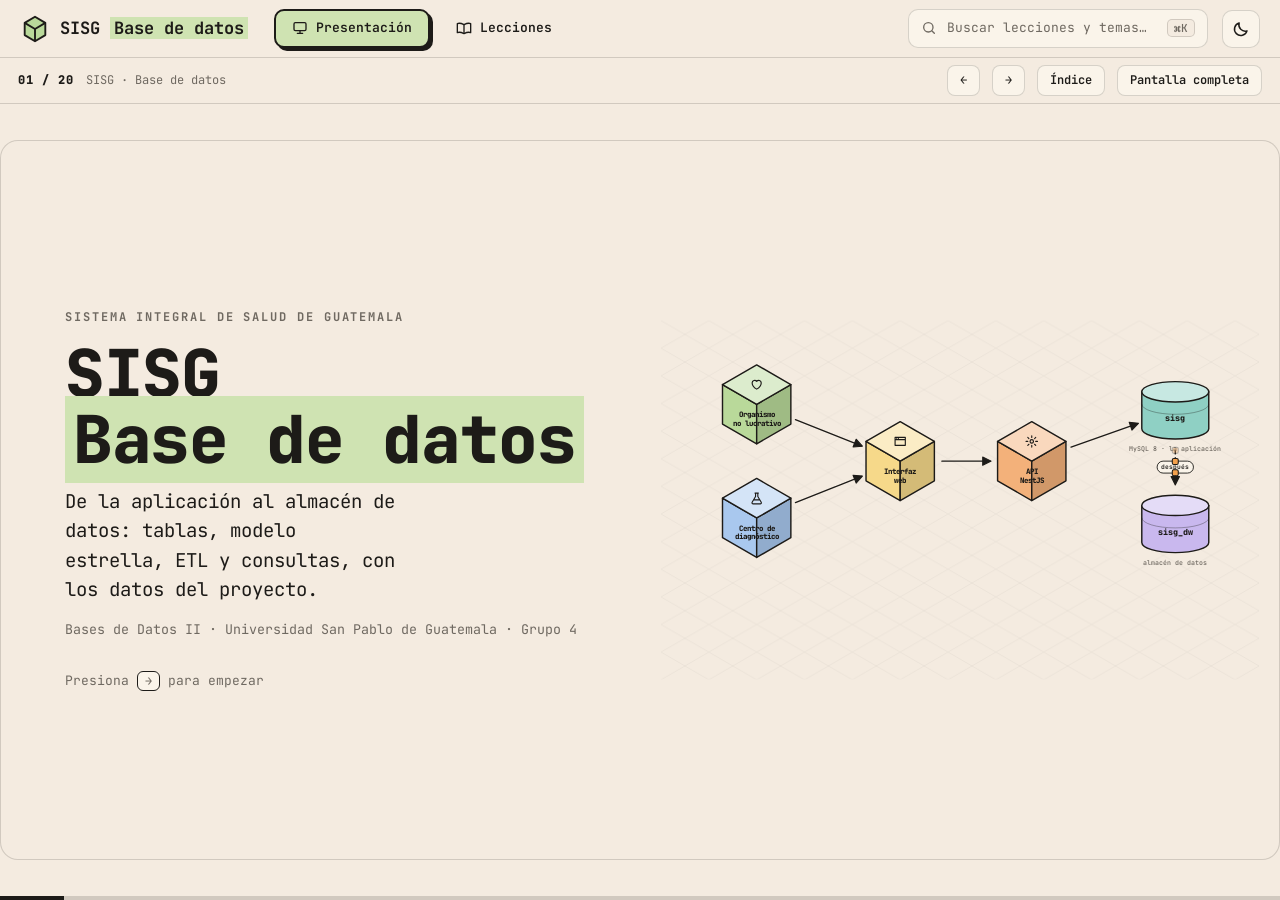
<file: index.html>
<!doctype html>
<html lang="es">
<head>
<meta charset="utf-8">
<meta name="viewport" content="width=device-width, initial-scale=1, viewport-fit=cover">
<title>SISG · Base de datos, paso a paso</title>
<meta name="description" content="Curso interactivo de la base de datos de SISG: de la aplicación al almacén de datos, con ER, ETL, modelo estrella y consultas.">
<link rel="preconnect" href="https://fonts.googleapis.com">
<link rel="preconnect" href="https://fonts.gstatic.com" crossorigin>
<link rel="stylesheet" href="https://fonts.googleapis.com/css2?family=JetBrains+Mono:wght@400;500;600;700;800&display=swap">
<link rel="stylesheet" href="css/style.css">
<link rel="icon" href="data:image/svg+xml,%3Csvg xmlns='http://www.w3.org/2000/svg' viewBox='0 0 32 32'%3E%3Cpath d='M16 3l11 6.5v13L16 29 5 22.5v-13z' fill='%23b9d99a' stroke='%231d1b18' stroke-width='2' stroke-linejoin='round'/%3E%3Cpath d='M5 9.5L16 16l11-6.5M16 16v13' fill='none' stroke='%231d1b18' stroke-width='2' stroke-linejoin='round'/%3E%3C/svg%3E">
</head>
<body>
<div id="app">
  <header class="top">
    <button class="icon-btn" id="b-menu" type="button" aria-label="Abrir el curso"><svg viewBox="0 0 24 24" fill="none" stroke="currentColor" stroke-width="2" stroke-linecap="round"><path d="M4 7h16M4 12h16M4 17h16"/></svg></button>
    <a class="brand" href="#/p/1" aria-label="SISG · Base de datos, inicio">
      <svg viewBox="0 0 32 32" aria-hidden="true"><path d="M16 3l11 6.5v13L16 29 5 22.5v-13z" fill="#b9d99a" stroke="currentColor" stroke-width="2" stroke-linejoin="round"/><path d="M5 9.5L16 16l11-6.5M16 16v13" fill="none" stroke="currentColor" stroke-width="2" stroke-linejoin="round"/></svg>
      <b>SISG <mark>Base de datos</mark></b>
    </a>
    <nav class="tabs" aria-label="Secciones">
      <a class="tab" id="t-presentacion" href="#/p/1"><svg viewBox="0 0 24 24" fill="none" stroke="currentColor" stroke-width="2" stroke-linecap="round" stroke-linejoin="round"><rect x="3" y="4" width="18" height="12" rx="2"/><path d="M12 16v4M8 20h8"/></svg><span>Presentación</span></a>
      <a class="tab" id="t-aprender" href="#/leccion/que-es/1"><svg viewBox="0 0 24 24" fill="none" stroke="currentColor" stroke-width="2" stroke-linecap="round" stroke-linejoin="round"><path d="M2 5.5C4 4.5 7 4.5 12 7c5-2.5 8-2.5 10-1.5V19c-2-1-5-1-10 1.5C7 18 4 18 2 19z"/><path d="M12 7v13"/></svg><span>Lecciones</span></a>
    </nav>
    <span class="grow"></span>
    <button class="search-btn" id="b-search" type="button" aria-label="Buscar lecciones y temas"><svg width="16" height="16" viewBox="0 0 24 24" fill="none" stroke="currentColor" stroke-width="2" stroke-linecap="round"><circle cx="11" cy="11" r="7"/><path d="M20 20l-3.5-3.5"/></svg><span>Buscar lecciones y temas…</span><kbd>⌘K</kbd></button>
    <button class="icon-btn" id="b-theme" type="button" aria-label="Cambiar tema"><svg viewBox="0 0 24 24" fill="none" stroke="currentColor" stroke-width="2" stroke-linecap="round" stroke-linejoin="round"><path d="M20 14.5A8.5 8.5 0 019.5 4 8.5 8.5 0 1020 14.5z"/></svg></button>
  </header>
  <div class="shell" id="shell" hidden></div>
  <div id="deck" hidden></div>
</div>
<div id="sw" role="dialog" aria-modal="true" aria-label="Buscar">
  <div class="sbox"><input id="sq" type="search" placeholder="Buscar: estrella, ETL, trigger, DPI…" aria-label="Buscar" autocomplete="off"><div class="sres" id="sres"></div></div>
</div>
<noscript><p style="padding:24px">Esta página necesita JavaScript.</p></noscript>
<script src="js/content.js"></script>
<script src="data/dw.js"></script>
<script src="js/widgets.js"></script>
<script src="js/deck.js"></script>
<script src="js/engine.js"></script>
</body>
</html>
</file>
<file: css/style.css>
/* SISG-DB · Curso interactivo de la base de datos de SISG.
   Estilo: papel crema, tinta oscura, tipografía monoespaciada, bloques isométricos con borde grueso y sombra dura. */
:root {
  --paper: #f4ebe0;
  --card: #faf4ea;
  --ink: #1d1b18;
  --muted: #6f6961;
  --line: rgba(29, 27, 24, .16);
  --grid: rgba(29, 27, 24, .07);
  --lime: #cfe3b2;
  --lav: #ddd3f2;
  --sky: #d6e6f5;
  --rose: #f6d3cf;
  --sun: #f6e2a8;
  --c-orange: #f3b17a;
  --c-blue: #a9c8ee;
  --c-purple: #c9b8ee;
  --c-green: #b9d99a;
  --c-pink: #f0a4a8;
  --c-teal: #8fd0c4;
  --c-yellow: #f6d98a;
  --shadow: 3px 3px 0 var(--ink);
  --font: "JetBrains Mono", ui-monospace, SFMono-Regular, Menlo, Consolas, monospace;
  color-scheme: light;
}
:root[data-theme="dark"] {
  --paper: #1a1815;
  --card: #23201c;
  --ink: #efe6d8;
  --muted: #a39a8c;
  --line: rgba(239, 230, 216, .18);
  --grid: rgba(239, 230, 216, .06);
  --lime: #4d6035;
  --lav: #3f3860;
  --sky: #2e4560;
  --rose: #61363a;
  --sun: #5e5028;
  --shadow: 3px 3px 0 #000;
  color-scheme: dark;
}
* { box-sizing: border-box; }
[hidden] { display: none !important; }
html, body { height: 100%; }
body {
  margin: 0; background: var(--paper); color: var(--ink);
  font: 400 13px/1.55 var(--font); overflow: hidden;
  padding-left: env(safe-area-inset-left, 0px); padding-right: env(safe-area-inset-right, 0px);
}
button, input { font: inherit; color: inherit; }
button { cursor: pointer; }
a { color: inherit; }
code, .mono { font-family: var(--font); }
:focus-visible { outline: 2px solid var(--ink); outline-offset: 2px; }

#app { height: 100%; display: grid; grid-template-rows: 58px minmax(0, 1fr); }

/* ---------- barra superior ---------- */
.top { display: flex; align-items: center; gap: 14px; padding: 0 20px; border-bottom: 1px solid var(--line); min-width: 0; }
.brand { display: flex; align-items: center; gap: 10px; font-weight: 800; font-size: 17px; text-decoration: none; white-space: nowrap; }
.brand svg { width: 30px; height: 30px; flex: none; }
.brand mark { background: var(--lime); padding: 0 4px; color: inherit; }
.tabs { display: flex; gap: 8px; margin-left: 12px; }
.tab { display: inline-flex; align-items: center; gap: 8px; padding: 7px 16px; border: 2px solid transparent; border-radius: 10px; background: none; font-weight: 600; color: var(--ink); text-decoration: none; }
.tab:hover { background: rgba(29, 27, 24, .06); }
.tab[aria-current="page"] { background: var(--lime); border-color: var(--ink); box-shadow: var(--shadow); }
.tab svg { width: 16px; height: 16px; }
.top .grow { flex: 1; }
.search-btn { display: flex; align-items: center; gap: 10px; width: min(300px, 28vw); padding: 8px 12px; border: 1.5px solid var(--line); border-radius: 10px; background: var(--card); color: var(--muted); text-align: left; }
.search-btn:hover { border-color: var(--ink); }
.search-btn span { flex: 1; overflow: hidden; text-overflow: ellipsis; white-space: nowrap; }
.search-btn kbd, .kbd { font: 500 11px var(--font); padding: 1px 6px; border: 1px solid var(--line); border-radius: 5px; background: var(--paper); color: var(--muted); }
.icon-btn { display: grid; place-items: center; width: 38px; height: 38px; border: 1.5px solid var(--line); border-radius: 10px; background: var(--card); }
.icon-btn:hover { border-color: var(--ink); }
.icon-btn svg { width: 18px; height: 18px; }
#b-menu { display: none; }

/* ---------- estructura ---------- */
.shell { display: grid; grid-template-columns: 262px minmax(0, 1fr) 336px; gap: 14px; padding: 14px; min-height: 0; }
.panel { background: var(--card); border: 1.5px solid var(--line); border-radius: 16px; min-width: 0; min-height: 0; }
.scroll { overflow-y: auto; }

/* ---------- árbol del curso ---------- */
#tree { display: flex; flex-direction: column; padding: 16px 12px 12px; }
.tree-head { display: flex; justify-content: space-between; align-items: center; padding: 0 8px 12px; font-weight: 800; font-size: 15px; }
.tree-head small { font-weight: 400; color: var(--muted); font-size: 11px; }
.tree-body { flex: 1; overflow-y: auto; padding-right: 2px; }
.mod { margin-bottom: 4px; }
.mod > button { width: 100%; display: flex; align-items: center; gap: 10px; padding: 8px; border: 0; background: none; border-radius: 8px; font-weight: 800; font-size: 13.5px; text-align: left; }
.mod > button:hover { background: rgba(29, 27, 24, .05); }
.mod .chev { width: 14px; height: 14px; transition: transform .15s; flex: none; color: var(--muted); }
.mod.open .chev { transform: rotate(90deg); }
.mod .fold { width: 22px; height: 18px; flex: none; }
.mod .cnt { margin-left: auto; font-weight: 400; font-size: 11px; color: var(--muted); }
.mod ul { list-style: none; margin: 2px 0 6px 18px; padding: 0 0 0 12px; border-left: 1.5px solid var(--line); display: none; }
.mod.open ul { display: block; }
.lsn { display: flex; align-items: flex-start; gap: 8px; width: 100%; padding: 6px 8px; margin: 1px 0; border: 2px solid transparent; border-radius: 9px; background: none; text-align: left; text-decoration: none; color: inherit; font-size: 12.5px; }
.lsn:hover { background: rgba(29, 27, 24, .05); }
.lsn svg { width: 15px; height: 15px; flex: none; margin-top: 2px; color: var(--muted); }
.lsn.done svg { color: #3b7a2a; }
.lsn[aria-current="page"] { background: var(--lime); border-color: var(--ink); box-shadow: 2px 2px 0 var(--ink); font-weight: 700; }
.lsn[aria-current="page"] svg { color: var(--ink); }
.prog { margin-top: 10px; padding: 12px; border: 1.5px solid var(--line); border-radius: 12px; }
.prog .row { display: flex; justify-content: space-between; font-weight: 800; letter-spacing: .06em; font-size: 12px; }
.prog .bar { height: 7px; margin-top: 8px; border-radius: 99px; background: var(--line); overflow: hidden; }
.prog .bar i { display: block; height: 100%; background: var(--ink); width: 0; transition: width .3s; }
.credit { margin-top: 8px; font-size: 10.5px; color: var(--muted); padding: 0 4px; }

/* ---------- lección ---------- */
#main { padding: 20px 20px 16px; display: flex; flex-direction: column; gap: 14px; overflow-y: auto; }
.crumb { color: var(--muted); font-size: 12px; }
.crumb b { font-weight: 500; color: var(--ink); }
.title-row { display: flex; align-items: center; gap: 14px; flex-wrap: wrap; }
h1.lt { margin: 0; font-size: 30px; line-height: 1.1; font-weight: 800; letter-spacing: -.01em; }
.chips { display: flex; gap: 8px; margin-left: auto; flex-wrap: wrap; }
.chip { display: inline-flex; align-items: center; gap: 6px; padding: 3px 11px; border: 1.5px solid var(--ink); border-radius: 99px; font-size: 11.5px; font-weight: 600; background: var(--sun); box-shadow: 2px 2px 0 var(--ink); white-space: nowrap; }
.chip.lv { background: var(--lime); } .chip.st { background: var(--lav); }
.chip svg { width: 13px; height: 13px; }
.sub { margin: -6px 0 0; color: var(--muted); }

#main > * { flex-shrink: 0; }
.stage { position: relative; border: 1.5px solid var(--line); border-radius: 16px; background: #f1e7d9; padding: 10px; overflow: hidden; }
:root[data-theme="dark"] .stage { background: #1e1b17; }
.stats { display: flex; gap: 8px; align-items: stretch; flex-wrap: wrap; position: relative; z-index: 2; }
.stat { flex: 1 1 140px; min-width: 0; padding: 6px 10px 7px; border: 1.5px solid var(--line); border-left: 3px solid var(--ink); border-radius: 8px; background: var(--card); }
.stat small { display: block; font-size: 9.5px; line-height: 1.2; letter-spacing: .08em; text-transform: uppercase; color: var(--muted); min-height: 2.4em; }
.stat b { display: block; font-size: 16px; font-weight: 800; white-space: nowrap; overflow: hidden; text-overflow: ellipsis; }
.stat.pulse b { animation: pulse .6s; }
@keyframes pulse { 0% { background: var(--sun); } 100% { background: transparent; } }
.ctl { display: flex; gap: 8px; align-items: center; }
.btn { display: inline-flex; align-items: center; gap: 7px; padding: 7px 13px; border: 1.5px solid var(--ink); border-radius: 8px; background: var(--card); font-weight: 600; font-size: 12px; }
.btn:hover:not(:disabled) { background: var(--lime); }
.btn:disabled { opacity: .4; cursor: default; }
.btn svg { width: 14px; height: 14px; }
.btn.go { background: var(--lime); box-shadow: var(--shadow); }
.btn.go:hover:not(:disabled) { background: #bfd89b; }

#scene { width: 100%; height: auto; display: block; margin-top: 4px; aspect-ratio: 1000 / 600; }
.nd { transition: opacity .45s ease, transform .45s cubic-bezier(.2, .9, .3, 1.2); transform-box: fill-box; transform-origin: center; }
.nd.off { opacity: 0; transform: scale(.82); pointer-events: none; }
.nd.dim { opacity: .28; }
.ed { transition: opacity .45s ease; }
.ed.off { opacity: 0; }
.ed.dim { opacity: .18; }
.nd .halo { opacity: 0; transition: opacity .3s; }
.nd.focus .halo { opacity: 1; }
.nd.focus .halo { animation: halo 1.6s ease-in-out infinite; }
@keyframes halo { 50% { opacity: .35; } }
.paused .nd .halo, .paused .nd.focus .halo { animation-play-state: paused; }
.note { position: absolute; z-index: 3; max-width: min(340px, 52%); padding: 10px 12px; border: 2px solid var(--ink); border-radius: 10px; background: var(--card); box-shadow: var(--shadow); font-size: 11.5px; line-height: 1.55; transition: opacity .35s, transform .35s; }
.note.off { opacity: 0; transform: translateY(8px); pointer-events: none; }
.note.br { right: 16px; bottom: 14px; } .note.bl { left: 16px; bottom: 14px; } .note.tr { right: 16px; top: 74px; } .note.tl { left: 16px; top: 74px; }
.note h6 { margin: 0 0 6px; font-size: 10.5px; letter-spacing: .1em; text-transform: uppercase; display: flex; gap: 6px; align-items: center; }
.note div { display: flex; gap: 8px; } .note div b { flex: none; min-width: 3.4em; }
.note div i { font-style: normal; color: var(--muted); }
.note .bad { color: #b3392f; font-weight: 700; } .note .good { color: #2f6e1f; font-weight: 700; }
.legend { display: flex; gap: 16px; flex-wrap: wrap; padding: 6px 4px 0; font-size: 11px; color: var(--muted); }
.legend i { display: inline-block; width: 9px; height: 9px; border-radius: 3px; border: 1.5px solid var(--ink); margin-right: 6px; vertical-align: -1px; }

.stepper { padding: 12px 16px 10px; border: 1.5px solid var(--line); border-radius: 16px; background: var(--card); }
.stepper h5 { margin: 0 0 10px; display: flex; justify-content: space-between; font-size: 12px; letter-spacing: .06em; text-transform: uppercase; }
.stepper h5 span { color: var(--muted); text-transform: none; letter-spacing: 0; font-weight: 400; }
.steps { display: flex; position: relative; overflow-x: auto; padding-bottom: 4px; }
.sp { flex: 1 0 74px; display: flex; flex-direction: column; align-items: center; gap: 6px; background: none; border: 0; padding: 0 2px; position: relative; font-size: 10.5px; color: var(--muted); text-align: center; line-height: 1.25; }
.sp::before { content: ""; position: absolute; top: 13px; left: -50%; width: 100%; height: 2px; background: var(--ink); z-index: 0; }
.sp:first-child::before { display: none; }
.sp .dot { position: relative; z-index: 1; display: grid; place-items: center; width: 28px; height: 28px; border: 1.5px solid var(--ink); border-radius: 50%; background: var(--card); font-weight: 700; font-size: 11px; color: var(--ink); transition: .2s; }
.sp .dot svg { width: 14px; height: 14px; }
.sp.done .dot { background: var(--lime); }
.sp[aria-current="step"] .dot { background: var(--lime); box-shadow: var(--shadow); transform: scale(1.12); }
.sp[aria-current="step"] { color: var(--ink); font-weight: 700; }
.sp:hover .dot { background: var(--lime); }

/* ---------- panel derecho ---------- */
#side { display: flex; flex-direction: column; gap: 14px; min-height: 0; background: none; border: 0; }
.stepcard { padding: 18px 18px 14px; display: flex; flex-direction: column; gap: 12px; flex: 1 1 auto; min-height: 0; overflow-y: auto; }
.meta { display: flex; justify-content: space-between; align-items: center; font-size: 11.5px; letter-spacing: .06em; text-transform: uppercase; color: var(--muted); }
.tag { padding: 2px 11px; border: 1.5px solid var(--ink); border-radius: 99px; font-size: 11px; font-weight: 700; color: var(--ink); }
.tag.PROBLEMA, .tag.CUIDADO { background: var(--rose); } .tag.IDEA { background: var(--lav); } .tag.SOLUCION { background: var(--lime); }
.tag.COMPROMISO { background: var(--sun); } .tag.RESUMEN { background: var(--sky); } .tag.CASO { background: var(--rose); }
.stepcard h2 { margin: 0; font-size: 19px; line-height: 1.25; font-weight: 800; }
.stepcard p { margin: 0; }
.stepcard code, .nt code, table code { padding: 0 5px; border-radius: 5px; background: rgba(29, 27, 24, .09); font-size: .95em; }
.call { display: flex; gap: 10px; padding: 11px 12px; border-radius: 10px; border: 1.5px solid var(--line); background: var(--lav); }
.call.warn { background: var(--rose); } .call.info { background: var(--sky); } .call.ok { background: var(--lime); }
.call svg { width: 22px; height: 22px; flex: none; margin-top: 2px; }
.call b { display: block; font-size: 10px; letter-spacing: .1em; text-transform: uppercase; margin-bottom: 2px; }
.chg b.h { display: block; margin-bottom: 4px; font-size: 10px; letter-spacing: .1em; text-transform: uppercase; color: var(--muted); }
.chg ul { list-style: none; margin: 0; padding: 0; display: flex; flex-direction: column; gap: 3px; }
.chg li { display: flex; gap: 8px; }
.chg s { text-decoration: none; font-weight: 800; width: 12px; flex: none; text-align: center; }
.chg s.p { color: #2f6e1f; } .chg s.m { color: #b3392f; } .chg s.t { color: #8a6410; }
.nav { display: flex; gap: 8px; margin-top: auto; padding-top: 6px; }
.nav .btn { flex: 1; justify-content: center; min-width: 0; }
.nav .btn.go { text-align: left; justify-content: space-between; font-size: 11px; }
.nav .btn.go span { overflow: hidden; display: -webkit-box; -webkit-line-clamp: 2; -webkit-box-orient: vertical; }
.keys { display: flex; gap: 8px; justify-content: center; font-size: 10.5px; color: var(--muted); padding-top: 2px; flex-wrap: wrap; }
.learn { padding: 14px 18px 16px; flex: none; }
.learn h4 { margin: 0 0 10px; font-size: 11px; letter-spacing: .12em; text-transform: uppercase; }
.learn ul { list-style: none; margin: 0; padding: 0; display: flex; flex-direction: column; gap: 8px; }
.learn li { display: flex; gap: 10px; font-size: 12px; line-height: 1.4; }
.learn .bx { flex: none; width: 17px; height: 17px; margin-top: 1px; border: 1.5px solid var(--ink); border-radius: 4px; display: grid; place-items: center; background: var(--card); }
.learn li.on .bx { background: var(--lime); }
.learn .bx svg { width: 12px; height: 12px; opacity: 0; } .learn li.on .bx svg { opacity: 1; }

/* ---------- Práctica y Chuletas ---------- */
.page { grid-column: 1 / -1; padding: 24px 28px 32px; overflow-y: auto; }
.page h1 { margin: 0 0 4px; font-size: 28px; font-weight: 800; }
.page > p { margin: 0 0 18px; color: var(--muted); max-width: 70ch; }
.filters { display: flex; gap: 8px; flex-wrap: wrap; margin-bottom: 18px; }
.filters button { padding: 5px 13px; border: 1.5px solid var(--line); border-radius: 99px; background: var(--card); font-size: 12px; font-weight: 600; }
.filters button[aria-pressed="true"] { background: var(--lime); border-color: var(--ink); box-shadow: 2px 2px 0 var(--ink); }
.qgrid { display: grid; grid-template-columns: repeat(auto-fill, minmax(340px, 1fr)); gap: 14px; }
.q { padding: 16px; border: 1.5px solid var(--line); border-radius: 14px; background: var(--card); display: flex; flex-direction: column; gap: 10px; }
.q.known { border-color: var(--ink); }
.q h3 { margin: 0; font-size: 14px; line-height: 1.35; }
.q .t { font-size: 10.5px; letter-spacing: .1em; text-transform: uppercase; color: var(--muted); }
.q .ans { padding: 10px 12px; border-radius: 10px; background: var(--sky); border: 1.5px solid var(--line); }
.q .acts { display: flex; gap: 8px; margin-top: auto; flex-wrap: wrap; }
.cheats { display: grid; grid-template-columns: repeat(auto-fill, minmax(420px, 1fr)); gap: 14px; align-items: start; }
.cheat { padding: 16px; border: 1.5px solid var(--line); border-radius: 14px; background: var(--card); min-width: 0; }
.cheat h3 { margin: 0 0 4px; font-size: 15px; } .cheat > p { margin: 0 0 10px; color: var(--muted); }
.cheat pre { margin: 8px 0; padding: 38px 12px 12px; overflow-x: auto; border: 1.5px solid var(--ink); border-radius: 10px; background: var(--ink); color: var(--paper); font: 400 12px/1.6 var(--font); position: relative; }
.cheat table { width: 100%; border-collapse: collapse; font-size: 12px; margin-top: 6px; }
.cheat th { text-align: left; padding: 5px 6px; font-size: 10.5px; letter-spacing: .08em; text-transform: uppercase; color: var(--muted); border-bottom: 1.5px solid var(--ink); }
.cheat td { padding: 6px; border-bottom: 1px solid var(--line); vertical-align: top; }
.copy { position: absolute; top: 6px; right: 6px; padding: 2px 9px; border: 1px solid var(--paper); border-radius: 6px; background: none; color: var(--paper); font-size: 11px; }
.copy:hover { background: var(--paper); color: var(--ink); }

/* ---------- búsqueda ---------- */
#sw { position: fixed; inset: 0; z-index: 60; display: none; place-items: start center; padding: 11vh 16px 16px; background: rgba(29, 27, 24, .45); }
#sw.on { display: grid; }
.sbox { width: min(620px, 100%); max-height: 70vh; display: flex; flex-direction: column; border: 2px solid var(--ink); border-radius: 14px; background: var(--card); box-shadow: 5px 5px 0 var(--ink); }
.sbox input { margin: 12px; padding: 11px 14px; border: 1.5px solid var(--ink); border-radius: 10px; background: var(--paper); }
.sres { overflow-y: auto; padding: 0 12px 12px; }
.sres button { display: block; width: 100%; padding: 8px 10px; border: 0; border-radius: 8px; background: none; text-align: left; }
.sres button:hover, .sres button.sel { background: var(--lime); }
.sres small { display: block; color: var(--muted); font-size: 11px; }
.sempty { padding: 14px; color: var(--muted); }

/* ---------- pantallas angostas ---------- */
@media (max-width: 1260px) { .shell { grid-template-columns: 236px minmax(0, 1fr) 310px; } .tab span { display: none; } }
@media (max-width: 1060px) {
  body { overflow: auto; }
  #app { height: auto; min-height: 100%; }
  .shell { grid-template-columns: minmax(0, 1fr); padding: 10px max(10px, env(safe-area-inset-left, 0px)); }
  #tree { display: none; max-height: 60vh; } #tree.open { display: flex; }
  #b-menu { display: grid; }
  #main { overflow: visible; padding: 14px; } .stepcard { overflow: visible; }
  .search-btn { width: 40px; padding: 0; justify-content: center; } .search-btn span, .search-btn kbd { display: none; }
  .top { padding: 0 12px; gap: 8px; } .brand b { display: none; } .tabs { margin-left: 0; }
  .note { position: static; max-width: none; margin-top: 8px; }
  .chips { margin-left: 0; } h1.lt { font-size: 24px; }
  .page { padding: 16px; } .cheats { grid-template-columns: minmax(0, 1fr); } .qgrid { grid-template-columns: minmax(0, 1fr); }
}
@media (prefers-reduced-motion: reduce) { * { animation: none !important; transition: none !important; } }

/* ---------- ajustes de notas y controles ---------- */
.stats .ctl { margin-left: auto; }
.stat { flex: 1 1 118px; }
.note.mc { left: 50%; top: 50%; translate: -50% -50%; }
.note.bc { left: 50%; bottom: 14px; translate: -50% 0; }
.note.wide { width: max-content; max-width: min(640px, 92%); }
.note.mc.off { transform: scale(.96); }
.note div i { color: var(--ink); opacity: .78; }
@media (max-width: 1060px) { .note.mc, .note.bc { translate: none; } }

/* =====================================================================
   PRESENTACIÓN
   ===================================================================== */
#deck { display: flex; flex-direction: column; min-height: 0; background: var(--paper); }
body.deck-on { overflow: hidden; }
body.dk-full .top { display: none; }
body.dk-full #app { grid-template-rows: minmax(0, 1fr); }
.dk-top { display: flex; align-items: center; gap: 12px; padding: 7px 18px; border-bottom: 1px solid var(--line); font-size: 12px; }
.dk-top .grow { flex: 1; }
.dk-count { font-weight: 800; letter-spacing: .08em; }
.dk-name { color: var(--muted); white-space: nowrap; overflow: hidden; text-overflow: ellipsis; max-width: 40vw; }
.dk-top button { padding: 5px 12px; border: 1.5px solid var(--line); border-radius: 8px; background: var(--card); font-size: 12px; font-weight: 600; }
.dk-top button:hover { border-color: var(--ink); background: var(--lime); }
.dk-view { position: relative; flex: 1; min-height: 0; overflow: hidden; }
.dk-slide { position: absolute; left: 50%; top: 50%; width: 1280px; height: 720px; transform-origin: center; background: var(--paper); border: 1.5px solid var(--line); border-radius: 18px; overflow: hidden; font-size: 16px; }
.dk-bar { height: 4px; background: var(--line); } .dk-bar i { display: block; height: 100%; width: 0; background: var(--ink); transition: width .35s; }
#dk-index { position: absolute; right: 14px; top: 96px; z-index: 20; width: 340px; max-height: 70vh; overflow-y: auto; padding: 12px; border: 2px solid var(--ink); border-radius: 12px; background: var(--card); box-shadow: 5px 5px 0 var(--ink); }
#dk-index h3 { margin: 2px 6px 8px; font-size: 11px; letter-spacing: .12em; text-transform: uppercase; color: var(--muted); }
#dk-index button { display: flex; gap: 10px; width: 100%; padding: 6px 8px; border: 0; border-radius: 7px; background: none; text-align: left; font-size: 12.5px; }
#dk-index button:hover, #dk-index button[aria-current="true"] { background: var(--lime); }
#dk-index i { font-style: normal; color: var(--muted); font-weight: 700; }

.sl-head { position: absolute; left: 48px; right: 48px; top: 24px; display: flex; flex-direction: column; gap: 8px; }
.kick { align-self: flex-start; padding: 2px 11px; border: 1.5px solid var(--ink); border-radius: 99px; background: var(--c, var(--sun)); font-size: 11px; font-weight: 700; letter-spacing: .08em; text-transform: uppercase; color: #1d1b18; }
.sl-head h1 { margin: 0; font-size: 34px; line-height: 1.1; font-weight: 800; letter-spacing: -.01em; }
.sl-body { position: absolute; left: 48px; right: 48px; top: 100px; bottom: 34px; display: flex; min-height: 0; }
.is-cover .sl-body { left: 0; right: 0; top: 0; bottom: 0; }
.sl-dots { position: absolute; right: 48px; bottom: 12px; display: flex; gap: 6px; }
.sl-dots i { width: 8px; height: 8px; border: 1.5px solid var(--ink); border-radius: 50%; } .sl-dots i.on { background: var(--ink); }
.sv { display: block; width: 100%; height: 100%; }
kbd { font: 600 12px var(--font); padding: 1px 7px; border: 1.5px solid var(--ink); border-radius: 6px; background: var(--card); }
:root { --c-orange: #f3b17a; --c-blue: #a9c8ee; --c-purple: #c9b8ee; --c-green: #b9d99a; --c-pink: #f0a4a8; --c-teal: #8fd0c4; --c-yellow: #f6d98a; }

/* tablas y gráficas */
.dt { width: 100%; border-collapse: collapse; font-size: 12.5px; }
.dt th { position: sticky; top: 0; padding: 6px 9px; text-align: left; font-size: 10.5px; letter-spacing: .06em; text-transform: uppercase; color: var(--muted); background: var(--card); border-bottom: 2px solid var(--ink); white-space: nowrap; }
.dt td { padding: 5px 9px; border-bottom: 1px solid var(--line); white-space: nowrap; max-width: 260px; overflow: hidden; text-overflow: ellipsis; }
.dt tr:nth-child(even) td { background: rgba(29, 27, 24, .035); }
.dt td.n { text-align: right; font-variant-numeric: tabular-nums; } .dt th.hl, .dt td.hl { background: var(--sun); color: #1d1b18; font-weight: 700; } .dt td.nul { color: var(--muted); font-style: italic; }
.dt tr.pick td { outline: 2px solid var(--ink); }
.badge { display: inline-block; padding: 1px 10px; border: 1.5px solid var(--ink); border-radius: 99px; background: var(--sun); color: #1d1b18; font-size: 11px; font-weight: 700; white-space: nowrap; }
.badge.ok { background: var(--lime); } .badge.n { background: var(--sky); }
.hb { display: flex; flex-direction: column; gap: 5px; }
.hbr { display: grid; grid-template-columns: 210px 1fr auto; gap: 10px; align-items: center; font-size: 12px; }
.hbr .hl { overflow: hidden; text-overflow: ellipsis; white-space: nowrap; }
.hbt { height: 14px; border: 1.5px solid var(--ink); border-radius: 4px; background: var(--card); overflow: hidden; } .hbt i { display: block; height: 100%; width: 0; background: var(--c-orange); animation: grow .7s ease-out forwards; }
.hbr.top .hbt i { background: var(--c-green); } .hbr b { font-variant-numeric: tabular-nums; font-size: 11.5px; }
@keyframes grow { from { transform: scaleX(0); } to { transform: none; } } .hbt i { transform-origin: left; }
.vb { display: flex; align-items: stretch; gap: 3px; height: 130px; padding-bottom: 14px; border-bottom: 2px solid var(--ink); } .vbc { flex: 1; min-width: 0; position: relative; }
.vbm { position: absolute; inset: 0 0 0 0; } .vbm i { position: absolute; left: 12%; right: 12%; background: var(--c-blue); border: 1.5px solid var(--ink); border-radius: 3px 3px 0 0; animation: rise .6s ease-out; transform-origin: bottom; } .vbm i.dn { background: var(--c-pink); border-radius: 0 0 3px 3px; transform-origin: top; }
.vbc small { position: absolute; left: 50%; bottom: -16px; translate: -50% 0; font-size: 9px; color: var(--muted); white-space: nowrap; }
@keyframes rise { from { transform: scaleY(0); } to { transform: none; } }
.mini { margin-top: 12px; padding: 10px; border: 1.5px solid var(--line); border-radius: 10px; background: var(--card); overflow: hidden; } .mini b { display: block; font-size: 10px; letter-spacing: .1em; text-transform: uppercase; margin-bottom: 4px; }
.drawer-t { overflow: auto; border: 1.5px solid var(--ink); border-radius: 10px; background: var(--card); max-height: 330px; } .drawer-t.big { max-height: 400px; }
.cnt { margin: 2px 0 8px; } .cnt b { font-size: 28px; }
small { color: var(--muted); }

/* portada */
.cv { display: grid; grid-template-columns: 640px 1fr; height: 100%; align-items: center; }
.cv-t { padding: 0 0 0 64px; display: flex; flex-direction: column; gap: 14px; }
.cv-k { font-size: 12px; letter-spacing: .16em; text-transform: uppercase; color: var(--muted); font-weight: 700; }
.cv h1 { margin: 0; font-size: 66px; line-height: 1; letter-spacing: -.02em; font-weight: 800; } .cv mark { background: var(--lime); color: inherit; padding: 0 8px; }
.cv p { margin: 0; font-size: 19px; max-width: 30ch; } .cv-hint { margin-top: 18px; color: var(--muted); font-size: 13px; }
.cv-s { padding: 20px; }

/* reproductor de lección */
.pl { display: grid; grid-template-columns: 410px minmax(0, 1fr); gap: 24px; width: 100%; min-height: 0; }
.pl-cap { display: flex; flex-direction: column; gap: 12px; overflow-y: auto; padding-right: 4px; font-size: 15.5px; line-height: 1.55; }
.pl-cap h2 { margin: 0; font-size: 23px; line-height: 1.2; } .pl-cap p { margin: 0; }
.pl-cap code, .qx code, .qa code { padding: 0 5px; border-radius: 5px; background: rgba(29, 27, 24, .09); font-size: .93em; }
.pl-stage { position: relative; min-height: 0; border: 1.5px solid var(--line); border-radius: 16px; background: #f1e7d9; padding: 8px; overflow: hidden; }
:root[data-theme="dark"] .pl-stage { background: #1e1b17; }
.pl-cap .tag { align-self: flex-start; }

/* ruta */
.route { display: flex; align-items: stretch; gap: 8px; width: 100%; height: 330px; align-self: flex-start; margin-top: 10px; }
.rt { flex: 1; display: flex; flex-direction: column; gap: 8px; padding: 18px 14px; text-align: left; border: 2px solid var(--line); border-radius: 14px; background: var(--card); opacity: .45; transition: .35s; }
.rt.on { opacity: 1; border-color: var(--ink); box-shadow: 4px 4px 0 var(--ink); background: var(--c); color: #1d1b18; }
.rt-n { display: grid; place-items: center; width: 30px; height: 30px; border: 1.5px solid var(--ink); border-radius: 50%; background: var(--card); color: var(--ink); font-weight: 800; }
.rt b { font-size: 19px; } .rt code { font-size: 12px; } .rt em { font-style: normal; font-weight: 700; margin-top: auto; } .rt small { color: inherit; opacity: .8; }
.rt-ar { align-self: center; font-size: 24px; color: var(--muted); }
.route-dot { position: absolute; left: 0; right: 0; top: 420px; height: 8px; border: 1.5px solid var(--ink); border-radius: 99px; overflow: hidden; background: var(--card); } .route-dot i { display: block; height: 100%; width: 0; background: var(--c-green); transition: width .5s; }
.route-note { position: absolute; left: 0; top: 450px; color: var(--muted); }

/* dos bases */
.two { display: grid; grid-template-columns: 1fr 90px 1fr; gap: 18px; align-items: center; width: 100%; height: 420px; align-self: flex-start; }
.tw { height: 100%; padding: 24px; border: 2px solid var(--ink); border-radius: 16px; background: var(--card); box-shadow: 5px 5px 0 var(--ink); display: flex; flex-direction: column; gap: 12px; border-top: 14px solid var(--c); }
.tw-t { font-size: 11px; letter-spacing: .14em; text-transform: uppercase; color: var(--muted); font-weight: 700; } .tw h2 { margin: 0; font-size: 34px; } .tw p { margin: 0; } .tw ul { list-style: none; margin: 0; padding: 0; display: flex; flex-direction: column; gap: 8px; font-size: 16px; } .tw li b { font-size: 26px; margin-right: 8px; } .tw small { margin-top: auto; }
.tw-ar { text-align: center; font-size: 34px; color: var(--muted); } .tw-ar span { display: block; font-size: 12px; font-weight: 800; letter-spacing: .1em; }
.why { position: absolute; left: 0; right: 0; bottom: 0; padding: 12px 16px; border: 1.5px solid var(--line); border-radius: 12px; background: var(--sky); font-size: 14px; }

/* ER */
.er { position: relative; width: 100%; } .er-hint { position: absolute; right: 0; bottom: -4px; padding: 3px 12px; border: 1.5px solid var(--ink); border-radius: 99px; background: var(--sun); color: #1d1b18; font-size: 11.5px; font-weight: 700; animation: bob 2.2s ease-in-out infinite; } @keyframes bob { 50% { transform: translateY(-3px); } }
.er .nd { cursor: pointer; }
.drawer { position: absolute; right: 0; top: 0; bottom: 0; width: 520px; z-index: 5; padding: 16px 18px; overflow: auto; border: 2px solid var(--ink); border-radius: 14px; background: var(--paper); box-shadow: -6px 6px 0 var(--ink); animation: slide .25s ease-out; }
@keyframes slide { from { transform: translateX(30px); opacity: 0; } to { transform: none; opacity: 1; } }
.drawer.left { right: auto; left: 0; box-shadow: 6px 6px 0 var(--ink); animation-name: slideL; } @keyframes slideL { from { transform: translateX(-30px); opacity: 0; } to { transform: none; opacity: 1; } }
.drawer header { display: flex; align-items: center; gap: 10px; } .drawer h3 { margin: 0; font-size: 22px; } .drawer header button { margin-left: auto; border: 1.5px solid var(--ink); border-radius: 8px; background: var(--card); padding: 2px 9px; }
.drawer p { margin: 8px 0 10px; } .empty { padding: 18px; border: 1.5px dashed var(--line); border-radius: 10px; color: var(--muted); }

/* estrella */
.star { display: grid; grid-template-columns: minmax(0, 1fr) 450px; gap: 22px; width: 100%; }
.star-l { position: relative; display: flex; flex-direction: column; min-height: 0; } .star-l .sv { flex: 1; min-height: 0; } .star-h { position: absolute; left: 0; bottom: -6px; margin: 0; font-size: 12px; color: var(--muted); }
.seg { display: flex; gap: 8px; margin-bottom: 4px; } .seg button { padding: 6px 16px; border: 1.5px solid var(--line); border-radius: 99px; background: var(--card); font-weight: 700; font-size: 12.5px; }
.seg button[aria-selected="true"] { background: var(--lime); border-color: var(--ink); box-shadow: 2px 2px 0 var(--ink); } .seg .tour { margin-left: auto; background: var(--sun); color: #1d1b18; border-color: var(--ink); }
.star .nd { cursor: pointer; }
.star-r { padding: 18px; border: 1.5px solid var(--line); border-radius: 16px; background: var(--card); overflow: auto; } .star-r header { display: flex; gap: 8px; align-items: center; } .role { font-size: 11px; letter-spacing: .1em; text-transform: uppercase; color: var(--muted); font-weight: 700; }
.star-r h2 { margin: 6px 0 2px; font-size: 26px; } .star-r p { margin: 0 0 10px; font-size: 14.5px; } .star-r code { padding: 0 5px; border-radius: 5px; background: rgba(29, 27, 24, .09); }

/* pestañas de tablas */
.tabs2 { display: flex; gap: 6px; flex-wrap: wrap; align-self: flex-start; position: absolute; left: 0; right: 0; top: 0; } .tabs2 button { padding: 5px 11px; border: 1.5px solid var(--line); border-radius: 8px; background: var(--card); font-size: 11.5px; font-weight: 600; }
.tabs2 button[aria-selected="true"] { background: var(--lime); border-color: var(--ink); box-shadow: 2px 2px 0 var(--ink); }
.tabv { position: absolute; left: 0; right: 0; top: 78px; bottom: 0; display: flex; flex-direction: column; gap: 8px; } .tv-h { display: flex; align-items: center; gap: 10px; } .tv-h h2 { margin: 0; font-size: 28px; } .tv-h code { margin-left: auto; color: var(--muted); } .tabv p { margin: 0; font-size: 15px; }

/* estudio descifrado */
.dc { display: flex; flex-direction: column; gap: 14px; width: 100%; } .dc-top { display: flex; gap: 20px; align-items: center; } .dc-top p { margin: 0; flex: 1; } .dc-top code, .dc code { padding: 0 5px; border-radius: 5px; background: rgba(29, 27, 24, .09); }
.dc-fact h3 { margin: 0 0 6px; font-size: 14px; } .dc-fact { border: 1.5px solid var(--ink); border-radius: 12px; padding: 12px; background: var(--card); overflow-x: auto; }
.dc-grid { display: grid; grid-template-columns: repeat(3, 1fr); gap: 12px; flex: 1; min-height: 0; }
.dcc { display: flex; flex-direction: column; gap: 6px; padding: 14px; border: 2px solid var(--ink); border-radius: 12px; background: var(--card); border-left: 12px solid var(--c); animation: up .5s ease-out both; }
.dcc > span { font-size: 11px; letter-spacing: .1em; text-transform: uppercase; color: var(--muted); font-weight: 700; } .dcc b { font-size: 18px; display: block; margin: 4px 0 2px; } .dcc small { display: block; }
@keyframes up { from { opacity: 0; transform: translateY(14px); } to { opacity: 1; transform: none; } }

/* ETL */
.etl { display: flex; flex-direction: column; gap: 12px; width: 100%; } .etl-top { display: flex; align-items: center; gap: 12px; }
.etl-steps { display: flex; align-items: center; gap: 6px; flex: 1; } .es { display: flex; flex-direction: column; padding: 6px 12px; border: 1.5px solid var(--line); border-radius: 10px; background: var(--card); opacity: .55; transition: .3s; } .es i { font-style: normal; font-weight: 800; } .es code { font-size: 10.5px; color: var(--muted); }
.es.on { opacity: 1; background: var(--lime); border-color: var(--ink); box-shadow: 3px 3px 0 var(--ink); color: #1d1b18; } .es.done { opacity: 1; } .etl-steps em { font-style: normal; color: var(--muted); }
.etl-body { display: grid; grid-template-columns: 300px 1fr 330px; gap: 14px; flex: 1; min-height: 0; }
.etl section { padding: 12px 14px; border: 1.5px solid var(--line); border-radius: 14px; background: var(--card); overflow: auto; } .etl section h3 { margin: 0 0 8px; font-size: 13px; letter-spacing: .06em; }
.kvr { display: flex; justify-content: space-between; gap: 8px; padding: 4px 0; border-bottom: 1px solid var(--line); font-size: 12px; } .kvr span { color: var(--muted); } .kvr.on { animation: up .4s ease-out both; } .kvr.on span { color: var(--ink); }
.etl-map { background: transparent !important; border-style: dashed !important; display: flex; flex-direction: column; gap: 8px; } .mp-h { font-weight: 800; font-size: 16px; }
.mp { display: grid; grid-template-columns: 1fr 22px 1fr; gap: 6px; align-items: center; padding: 8px 10px; border: 1.5px solid var(--ink); border-radius: 10px; background: var(--sky); color: #1d1b18; font-size: 12px; animation: up .45s ease-out both; } .mp small { grid-column: 1 / -1; color: #3b3a36; } .mp i { font-style: normal; font-weight: 800; text-align: center; }

/* consultas */
.qx { display: grid; grid-template-columns: 300px minmax(0, 1fr); gap: 18px; width: 100%; }
.qx-l { display: flex; flex-direction: column; gap: 5px; overflow-y: auto; } .qx-l button { display: flex; gap: 10px; align-items: flex-start; padding: 8px 10px; border: 1.5px solid var(--line); border-radius: 10px; background: var(--card); text-align: left; font-size: 12.5px; }
.qx-l button[aria-current="true"] { background: var(--lime); border-color: var(--ink); box-shadow: 3px 3px 0 var(--ink); color: #1d1b18; } .qx-l i { font-style: normal; font-weight: 800; min-width: 14px; }
.qx-r { display: flex; flex-direction: column; gap: 8px; min-width: 0; overflow: hidden; } .qx-r header { display: flex; align-items: center; gap: 10px; } .qx-r h2 { margin: 0; font-size: 22px; } .qq { margin: 0; font-size: 15px; }
.ctl { margin-left: auto; display: flex; align-items: center; gap: 8px; font-size: 12px; font-weight: 700; } .ctl select { padding: 4px 8px; border: 1.5px solid var(--ink); border-radius: 8px; background: var(--card); font: inherit; max-width: 230px; }
.qx-grid { display: grid; grid-template-columns: 500px minmax(0, 1fr); gap: 12px; min-height: 0; } .sql { margin: 0; padding: 12px 14px; overflow: auto; border: 2px solid var(--ink); border-radius: 10px; background: #1d1b18; color: #efe6d8; font: 400 10.8px/1.55 var(--font); max-height: 255px; }
.star .nd.dim { opacity: .62; } .mini .dt { font-size: 11px; } .mini .dt td, .mini .dt th { padding: 4px 7px; }
.qx-t { overflow: auto; border: 1.5px solid var(--ink); border-radius: 10px; background: var(--card); max-height: 215px; } .qx-res small { display: block; margin-top: 6px; }
.chk { margin-top: 6px; padding: 6px 10px; border: 1.5px solid var(--ink); border-radius: 8px; font-size: 12px; font-weight: 700; color: #1d1b18; } .chk.ok { background: var(--lime); } .chk.bad { background: var(--rose); }
.qx-ch { padding: 10px 14px 6px; border: 1.5px solid var(--line); border-radius: 12px; background: var(--card); overflow: hidden; } .qx-ch h4 { margin: 0 0 8px; font-size: 11px; letter-spacing: .1em; text-transform: uppercase; color: var(--muted); }
.qx-r footer { display: flex; gap: 8px; align-items: center; flex-wrap: wrap; } .qx-r footer code { padding: 1px 8px; border: 1.5px solid var(--ink); border-radius: 99px; background: var(--sun); color: #1d1b18; font-size: 11px; } .qx-r footer span { margin-left: auto; color: var(--muted); font-size: 11.5px; }

/* carrera */
.race { position: relative; display: flex; flex-direction: column; gap: 18px; width: 100%; } .rc-top { display: flex; gap: 20px; align-items: center; } .rc-top p { margin: 0; flex: 1; font-size: 14.5px; }
.lane { padding: 16px 18px; border: 2px solid var(--ink); border-radius: 14px; background: var(--card); } .ln-h { display: flex; align-items: baseline; gap: 12px; margin-bottom: 10px; } .ln-h b { font-size: 20px; } .ln-h code { padding: 1px 8px; border-radius: 6px; background: var(--sun); color: #1d1b18; } .ln-h span { color: var(--muted); font-size: 12.5px; }
.ln-b { height: 26px; border: 2px solid var(--ink); border-radius: 8px; overflow: hidden; background: var(--paper); } .ln-b i { display: block; height: 100%; width: 0; background: var(--c-orange); } .lane[data-k="b"] .ln-b i { background: var(--c-green); }
.ln-f { margin-top: 8px; font-size: 14px; } .ln-f b { font-variant-numeric: tabular-nums; font-size: 18px; }
.verd { align-self: center; padding: 10px 24px; border: 2px solid var(--ink); border-radius: 99px; background: var(--c-green); color: #1d1b18; font-weight: 700; opacity: 0; transform: scale(.9); transition: .4s; } .verd span { font-size: 28px; font-weight: 800; margin-right: 8px; } .verd.on { opacity: 1; transform: none; }

/* límites */
.cards6 { display: grid; grid-template-columns: repeat(3, 1fr); grid-template-rows: repeat(2, 1fr); gap: 16px; width: 100%; }
.c6 { padding: 20px; border: 2px solid var(--ink); border-radius: 14px; background: var(--card); border-top: 14px solid var(--c); opacity: .18; transform: translateY(8px); transition: .45s; } .c6.on { opacity: 1; transform: none; box-shadow: 4px 4px 0 var(--ink); } .c6 h3 { margin: 0 0 8px; font-size: 20px; } .c6 p { margin: 0; font-size: 15px; }

/* preguntas */
.qa { display: grid; grid-template-columns: 430px minmax(0, 1fr); gap: 20px; width: 100%; } .qa nav { display: flex; flex-direction: column; gap: 5px; overflow-y: auto; padding-right: 4px; }
.qa nav button { padding: 7px 10px; border: 1.5px solid var(--line); border-radius: 9px; background: var(--card); text-align: left; font-size: 12.5px; line-height: 1.35; } .qa nav button span { display: block; font-size: 9.5px; letter-spacing: .1em; text-transform: uppercase; color: var(--muted); }
.qa nav button[aria-current="true"] { background: var(--lime); border-color: var(--ink); box-shadow: 3px 3px 0 var(--ink); color: #1d1b18; } .qa nav button[aria-current="true"] span { color: #3b3a36; }
.qa-a { padding: 26px; border: 2px solid var(--ink); border-radius: 16px; background: var(--card); box-shadow: 5px 5px 0 var(--ink); display: flex; flex-direction: column; gap: 14px; overflow: auto; animation: up .3s ease-out; } .qa-a h2 { margin: 0; font-size: 26px; line-height: 1.25; } .qa-a p { margin: 0; font-size: 18px; line-height: 1.6; } .qa-a .tag { align-self: flex-start; }

/* cierre */
.end { display: flex; flex-direction: column; gap: 22px; width: 100%; } .big { display: grid; grid-template-columns: repeat(5, 1fr); gap: 14px; }
.bg { padding: 18px 14px; border: 2px solid var(--ink); border-radius: 14px; background: var(--c); color: #1d1b18; box-shadow: 4px 4px 0 var(--ink); } .bg b { display: block; font-size: 38px; line-height: 1.1; font-variant-numeric: tabular-nums; } .bg span { font-size: 13px; }
.sum { margin: 0; padding-left: 22px; display: grid; gap: 8px; font-size: 17px; } .thx { margin-top: auto; align-self: flex-end; font-size: 34px; font-weight: 800; }
@media (max-width: 760px) { .dk-name { display: none; } #dk-index { right: 8px; width: calc(100% - 16px); } }
</file>
